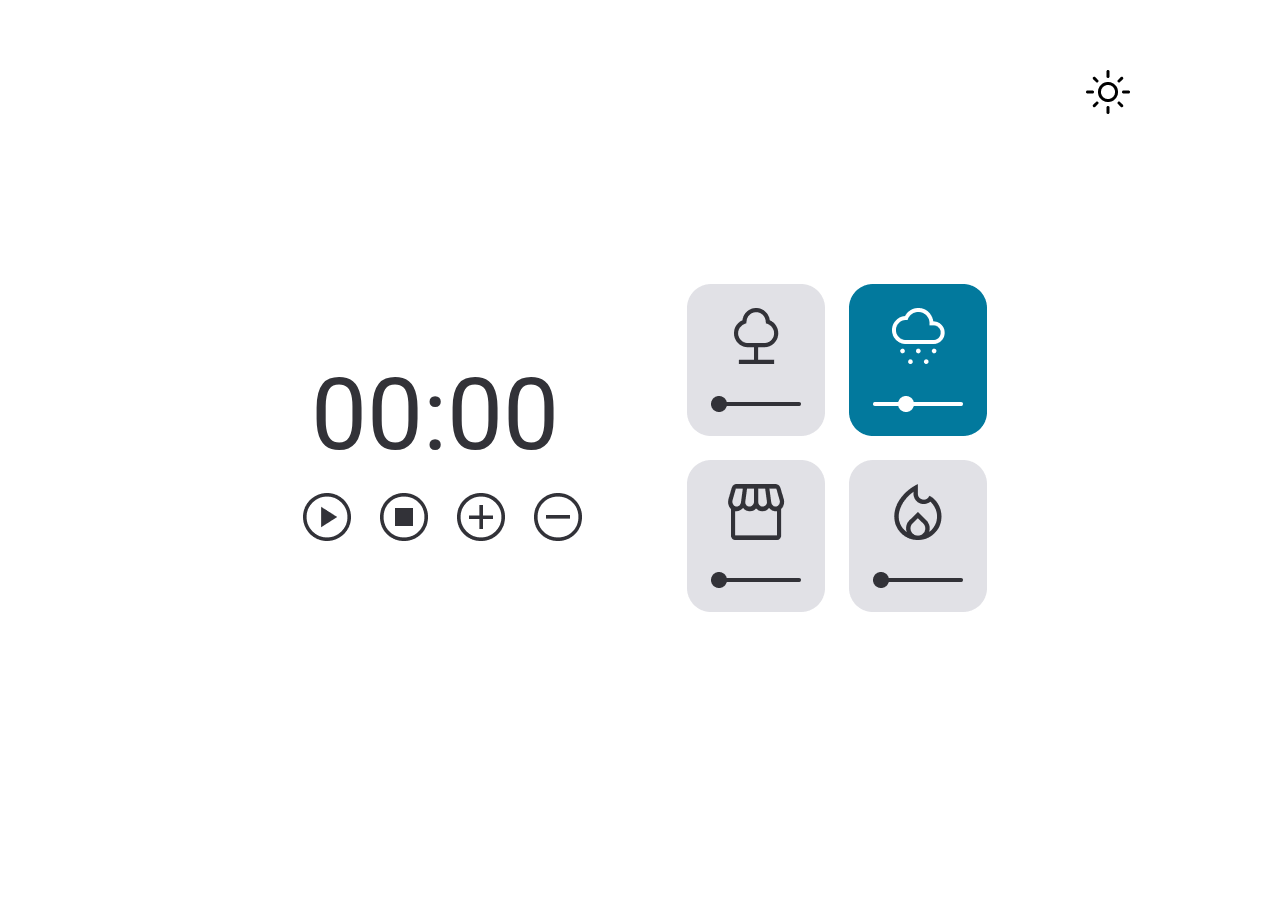
<file: index.html>
<!DOCTYPE html>
<html lang="pt-br">
<head>
    <meta charset="UTF-8">
    <meta http-equiv="X-UA-Compatible" content="IE=edge">
    <meta name="viewport" content="width=device-width, initial-scale=1.0">
    <title>FocusTimer - Dark Mode</title>
    <link rel="stylesheet" href="/style.css">
</head>
<body>
    <a href="page-dark.html"><img src="/img//icon.png" alt=""></a>
     <main>
         <div class="center">
           
            <div class="timer">
                <span class="minutes" id="span">00:00</span>
              </div>
              <div class="page">
                  <img src="./img/play.png" alt=""  onclick="startTimer()" id="button">
                  <img src="./img/stop.png" alt="" onclick="pauseTimer()">
                  <img src="./img/+.png" alt="">
                  <img src="./img/-.png" alt="">
              </div>
         </div>
        <div class="components">
             <div class="img">
            <img src="./img/Card 01.png" alt="floresta" id="floresta">
            <img src="./img/Card 02.png" alt="" id="chuva"> 
        </div>
         <div class="img2">
            <img src="./img/Card 03.png" alt="" id="cafeteria">
            <img src="./img/Card 04.png" alt="" id="lareira">
           </div>
        </div>

     </main>
</body>
<script src="/script.js"></script>
</html>
</file>
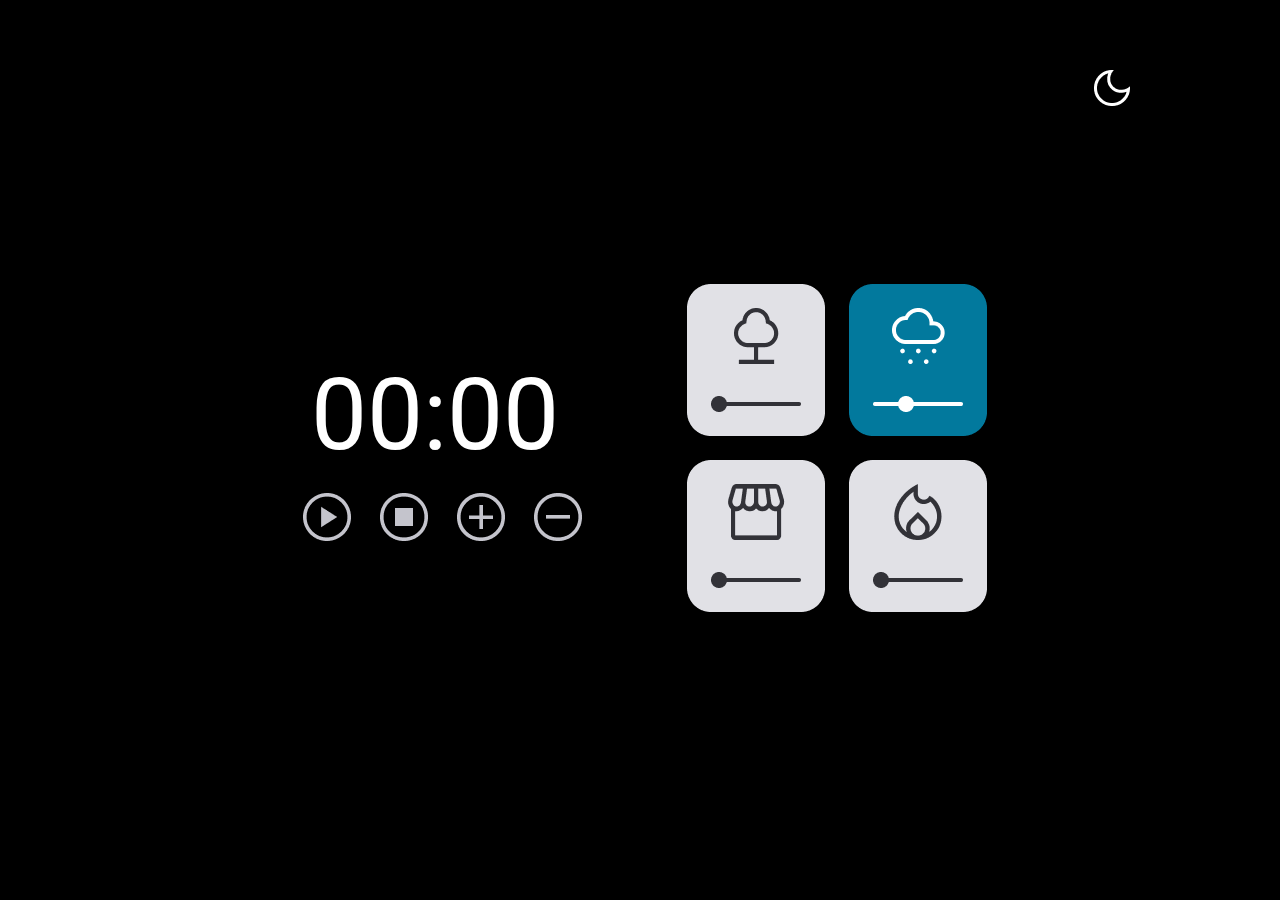
<file: page-dark.html>
<!DOCTYPE html>
<html lang="pt-br">
<head>
    <meta charset="UTF-8">
    <meta http-equiv="X-UA-Compatible" content="IE=edge">
    <meta name="viewport" content="width=device-width, initial-scale=1.0">
    <title>Focus Timer</title>
    <link rel="stylesheet" href="/page-dark.css">
</head>
<body>
    <a href="index.html"><img src="/img/icon-black.png" alt=""></a>
     <main style="background: black;">
         <div class="center">
          
            <div class="timer">
                <span class="minutes" id="span">00:00</span>
              </div>
              <div class="page">
                  <img src="./img/play-black.png" alt=""  onclick="startTimer()" id="button">
                  <img src="./img/stop-black.png" alt="" onclick="pauseTimer()">
                  <img src="./img/+-black.png" alt="">
                  <img src="./img/-black.png" alt="">
              </div>
         </div>
        <div class="components">
             <div class="img">
            <img src="./img/Card 01.png" alt="floresta" id="floresta">
            <img src="./img/Card 02.png" alt="" id="chuva"> 
        </div>
         <div class="img2">
            <img src="./img/Card 03.png" alt="" id="cafeteria">
            <img src="./img/Card 04.png" alt="" id="lareira">
           </div>
        </div>
       
     </main>
</body>
<script src="/script.js"></script>
</html>
</file>
<file: style.css>
@import url('https://fonts.googleapis.com/css2?family=Roboto:wght@500&display=swap');
*{
    padding: 0;
    margin: 0;
    box-sizing: border-box;
}
.timer .minutes{
    color: #323238;
    font-size: 100px;
    font-family: 'Roboto', sans-serif;
}
main{
    height: 100vh;
    width: 100%;
    align-items: center;
    justify-content: center;
    display: flex;
    flex-direction: row;
}
.center{
    align-items: center;
    margin-right: 90px;
    flex-direction: column;
    display: flex;
    gap: 20px;
    cursor: pointer;
    
}
.center span {
    font-size: 50px;
    
    font-family: 'Courier New', Courier, monospace;
}
.center img{
    margin-inline: 5px;
    cursor: pointer;
    padding-left: 15px;
}
.components img{
    margin: 10px;
    cursor: pointer;
}


a{
    position: absolute;
    right: 150px;
    top: 70px;
    }
</file>
<file: page-dark.css>
@import url('https://fonts.googleapis.com/css2?family=Roboto:wght@500&display=swap');
*{
    padding: 0;
    margin: 0;
    box-sizing: border-box;
}
.timer .minutes{
    color: #FFFFFF;
    font-size: 100px;
    font-family: 'Roboto', sans-serif;
}

main{
    height: 100vh;
    width: 100%;
    align-items: center;
    justify-content: center;
    display: flex;
    flex-direction: row;
}
.center{
    align-items: center;
    margin-right: 90px;
    flex-direction: column;
    display: flex;
    gap: 20px;
    cursor: pointer;
    
}
.center span {
    font-size: 50px;
    font-family: 'Courier New', Courier, monospace;
}
.center img{
    margin-inline: 5px;
    cursor: pointer;
    padding-left: 15px;
}
.components img{
    margin: 10px;
    cursor: pointer;
}

a{
    position: absolute;
    right: 150px;
    top: 70px;
    }
</file>
